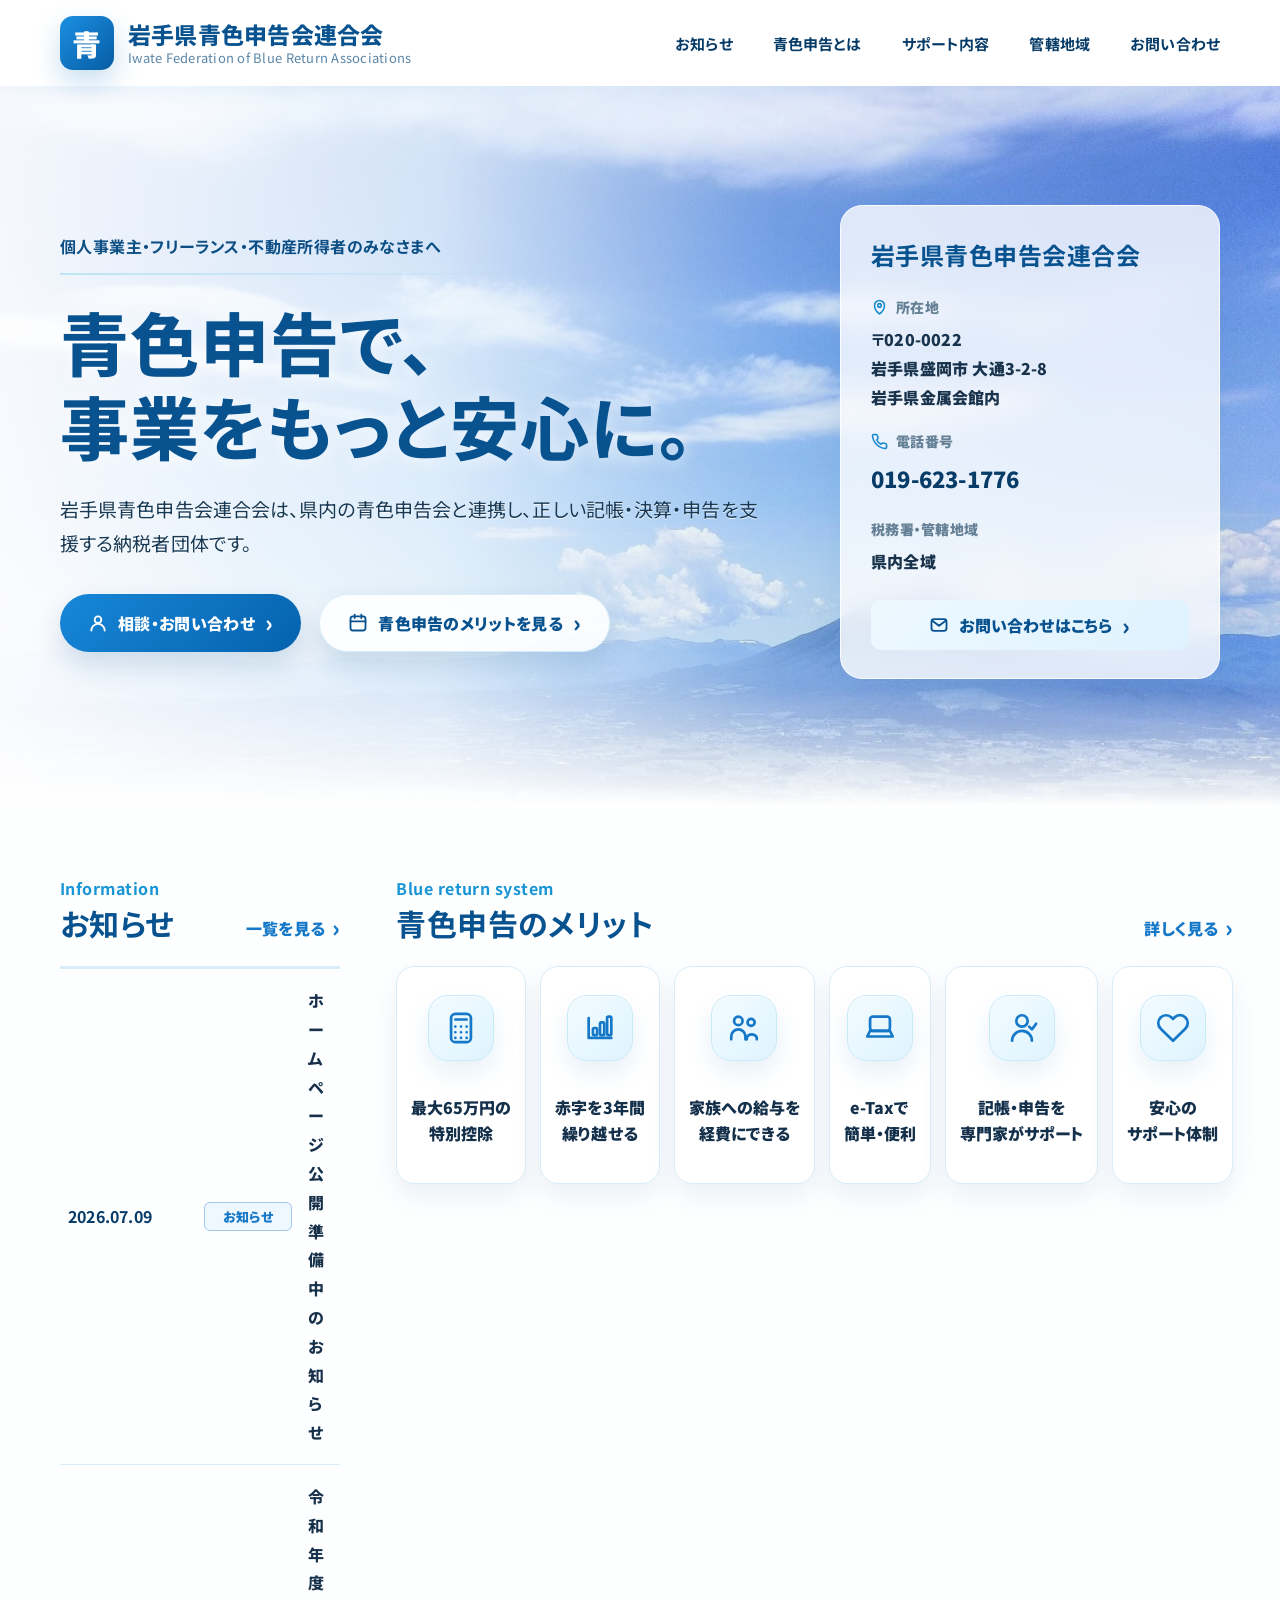
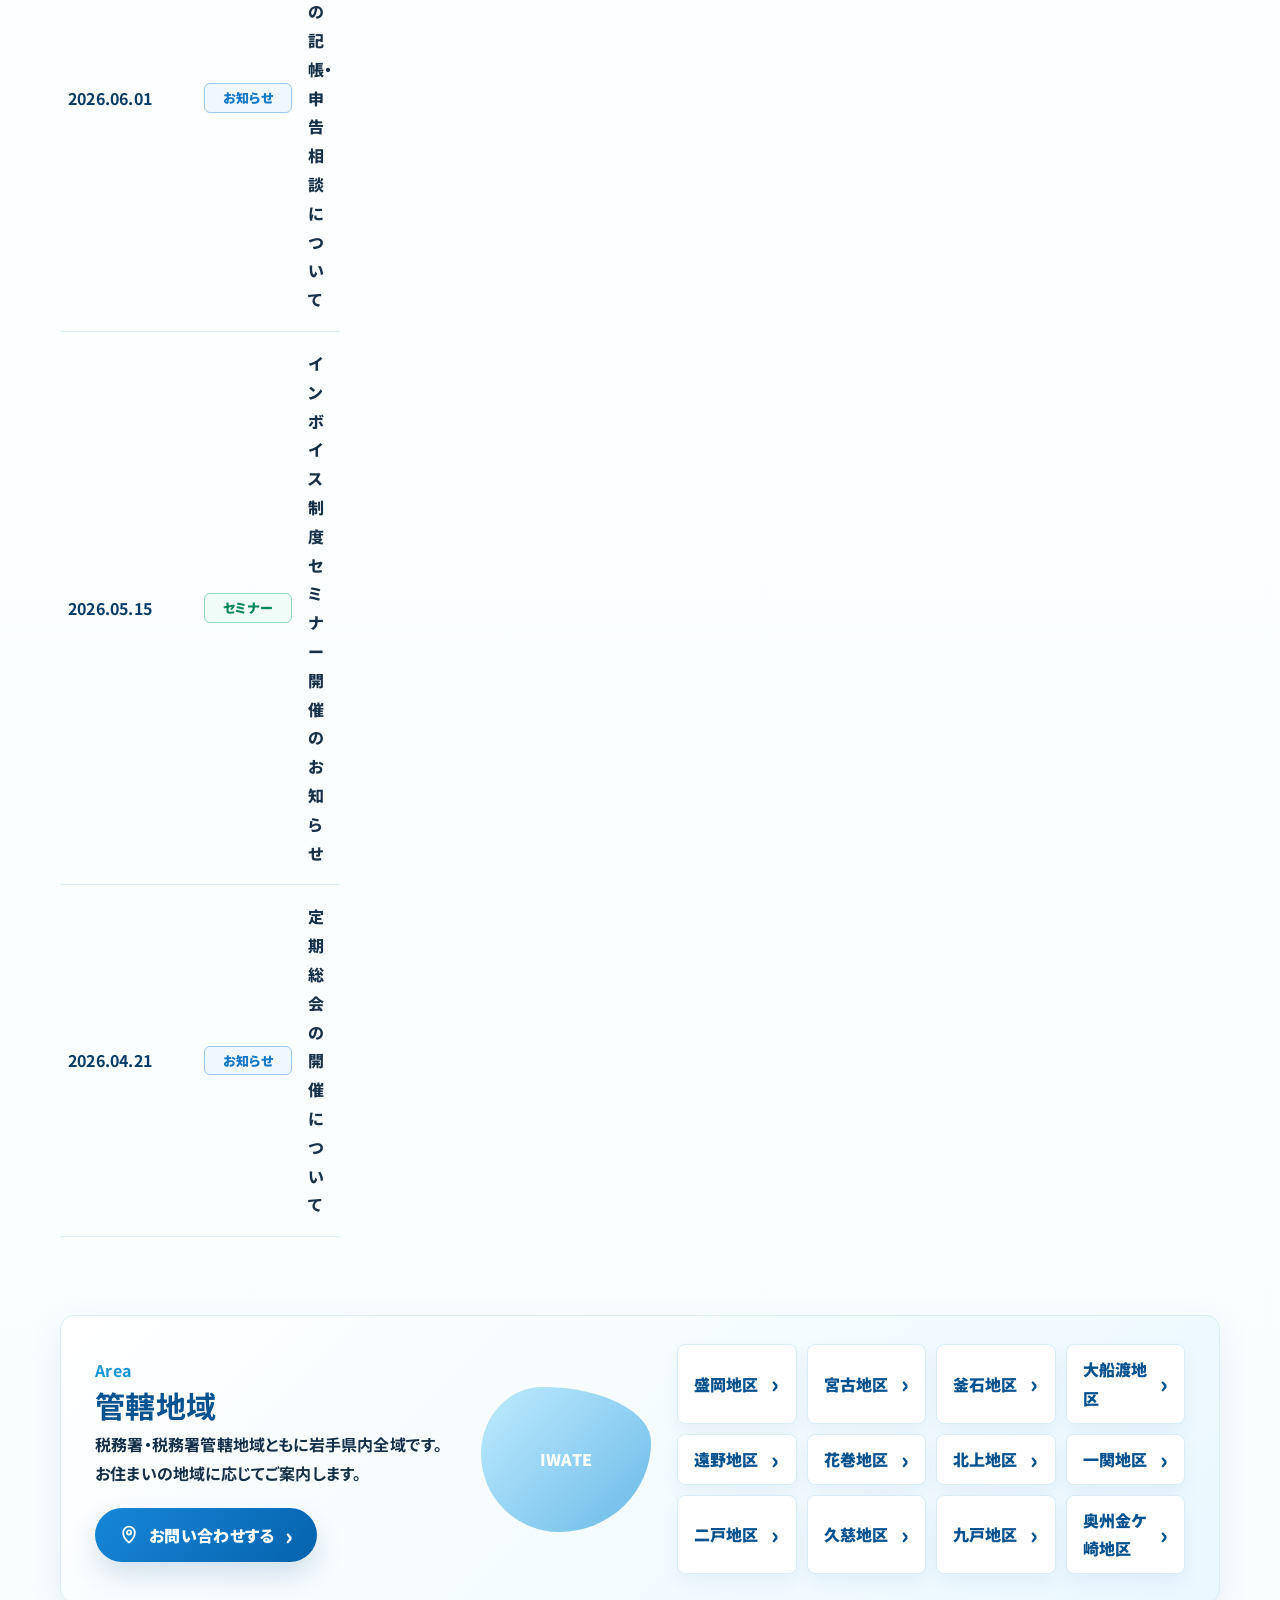
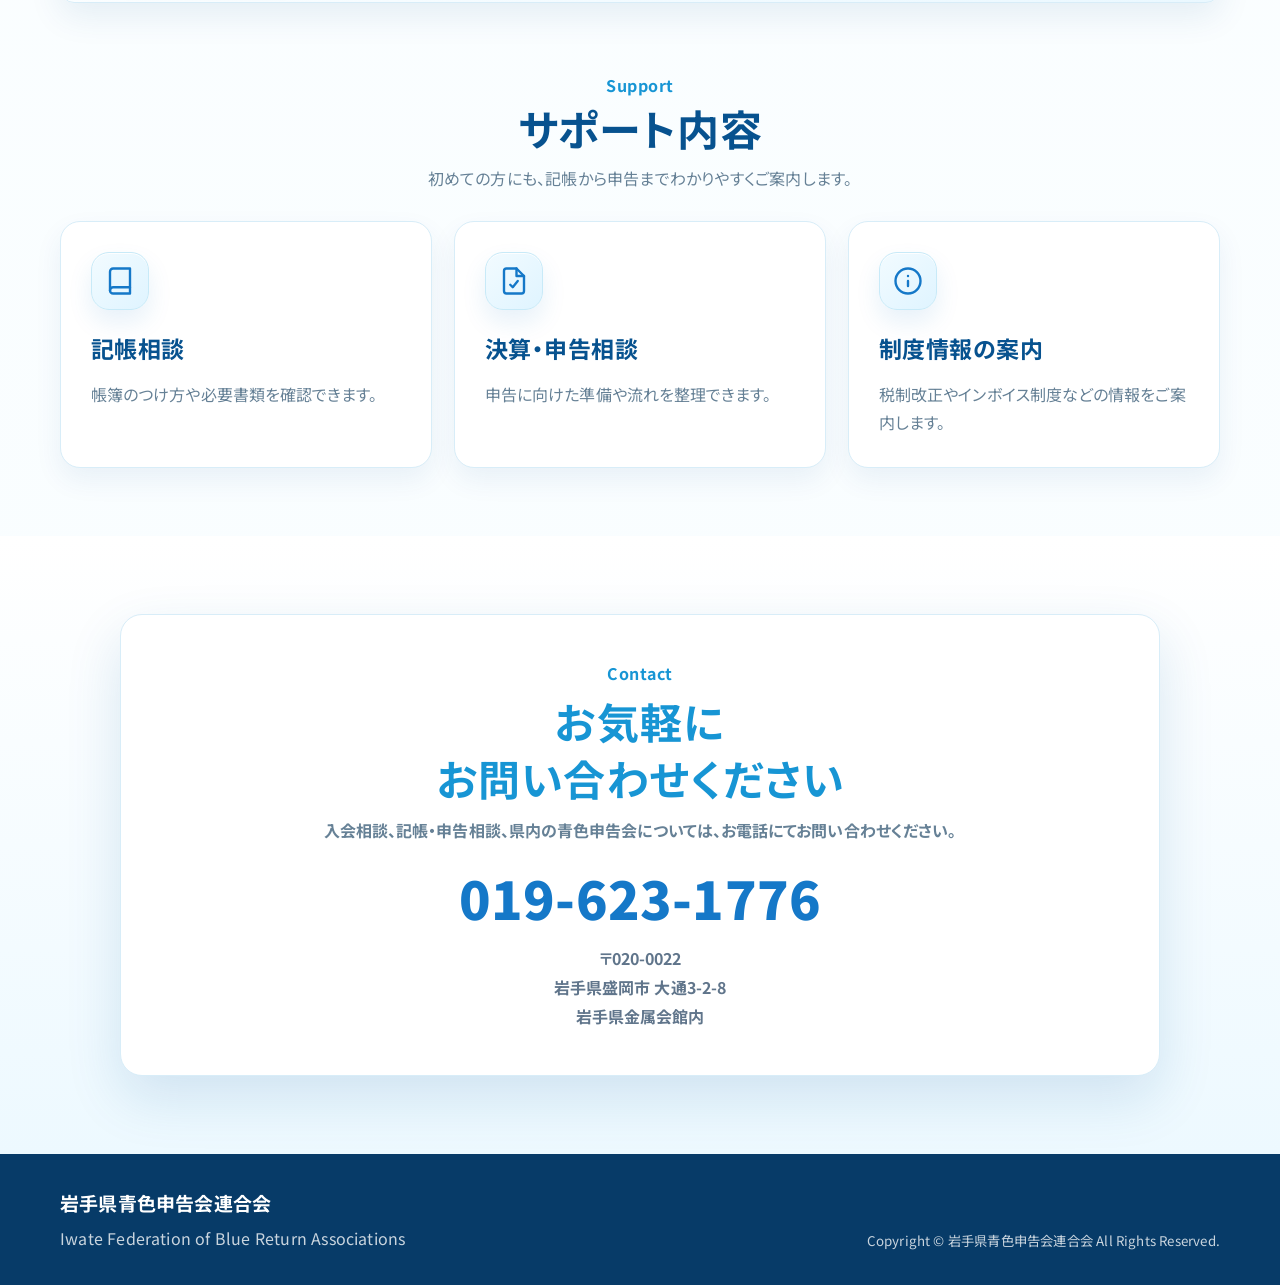
<file: index.html>
<!doctype html>
<html lang="ja">
<head>
  <meta charset="utf-8">
  <meta name="viewport" content="width=device-width, initial-scale=1">
  <title>岩手県青色申告会連合会｜記帳・決算・申告を地域でサポート</title>
  <meta name="description" content="岩手県青色申告会連合会は、岩手県内の個人事業主・フリーランス・不動産所得者の皆さまの記帳、決算、青色申告をサポートします。">
  <link rel="preconnect" href="https://fonts.googleapis.com">
  <link rel="preconnect" href="https://fonts.gstatic.com" crossorigin>
  <link href="https://fonts.googleapis.com/css2?family=Noto+Sans+JP:wght@300;400;500;700;800&display=swap" rel="stylesheet">
  <link rel="stylesheet" href="assets/css/style.css">
</head>
<body>
  <svg class="svg-sprite" aria-hidden="true" focusable="false">
    <symbol id="icon-user" viewBox="0 0 24 24"><path d="M20 21a8 8 0 0 0-16 0"/><circle cx="12" cy="8" r="4"/></symbol>
    <symbol id="icon-calendar" viewBox="0 0 24 24"><rect x="3" y="4" width="18" height="17" rx="3"/><path d="M8 2v4M16 2v4M3 10h18"/></symbol>
    <symbol id="icon-mail" viewBox="0 0 24 24"><rect x="3" y="5" width="18" height="14" rx="3"/><path d="m4 7 8 6 8-6"/></symbol>
    <symbol id="icon-map-pin" viewBox="0 0 24 24"><path d="M12 21s7-5.2 7-12a7 7 0 1 0-14 0c0 6.8 7 12 7 12Z"/><circle cx="12" cy="9" r="2.5"/></symbol>
    <symbol id="icon-phone" viewBox="0 0 24 24"><path d="M22 16.9v3a2 2 0 0 1-2.2 2 19.8 19.8 0 0 1-8.6-3.1 19.5 19.5 0 0 1-6-6A19.8 19.8 0 0 1 2.1 4.2 2 2 0 0 1 4.1 2h3a2 2 0 0 1 2 1.7c.1 1 .4 1.9.7 2.8a2 2 0 0 1-.5 2.1L8.1 9.9a16 16 0 0 0 6 6l1.3-1.2a2 2 0 0 1 2.1-.5c.9.3 1.8.6 2.8.7a2 2 0 0 1 1.7 2Z"/></symbol>
    <symbol id="icon-calculator" viewBox="0 0 24 24"><rect x="5" y="2" width="14" height="20" rx="3"/><path d="M8 6h8M8 11h.01M12 11h.01M16 11h.01M8 15h.01M12 15h.01M16 15h.01M8 19h.01M12 19h.01M16 19h.01"/></symbol>
    <symbol id="icon-chart" viewBox="0 0 24 24"><path d="M4 19V5M4 19h16"/><rect x="7" y="12" width="3" height="5" rx="1"/><rect x="12" y="8" width="3" height="9" rx="1"/><rect x="17" y="4" width="3" height="13" rx="1"/></symbol>
    <symbol id="icon-family" viewBox="0 0 24 24"><circle cx="8" cy="7" r="3"/><circle cx="17" cy="8" r="2.5"/><path d="M3 20v-2a5 5 0 0 1 10 0v2M14 20v-1.4a4 4 0 0 1 7 0V20"/></symbol>
    <symbol id="icon-laptop" viewBox="0 0 24 24"><rect x="5" y="4" width="14" height="10" rx="2"/><path d="M3 18h18l-2-4H5l-2 4Z"/></symbol>
    <symbol id="icon-advisor" viewBox="0 0 24 24"><circle cx="12" cy="7" r="4"/><path d="M5 21a7 7 0 0 1 14 0"/><path d="M17 11l2 2 3-4"/></symbol>
    <symbol id="icon-heart" viewBox="0 0 24 24"><path d="M20.8 4.6a5.5 5.5 0 0 0-7.8 0L12 5.6l-1-1a5.5 5.5 0 0 0-7.8 7.8l1 1L12 21l7.8-7.6 1-1a5.5 5.5 0 0 0 0-7.8Z"/></symbol>
    <symbol id="icon-book" viewBox="0 0 24 24"><path d="M4 19.5A2.5 2.5 0 0 1 6.5 17H20"/><path d="M4 4.5A2.5 2.5 0 0 1 6.5 2H20v20H6.5A2.5 2.5 0 0 1 4 19.5v-15Z"/></symbol>
    <symbol id="icon-file-check" viewBox="0 0 24 24"><path d="M14 2H6a2 2 0 0 0-2 2v16a2 2 0 0 0 2 2h12a2 2 0 0 0 2-2V8Z"/><path d="M14 2v6h6M9 15l2 2 4-5"/></symbol>
    <symbol id="icon-info" viewBox="0 0 24 24"><circle cx="12" cy="12" r="10"/><path d="M12 16v-4M12 8h.01"/></symbol>
  </svg>
  <header class="site-header">
    <div class="wrap header-inner">
      <a class="brand" href="#top" aria-label="岩手県青色申告会連合会トップ">
        <span class="brand-mark">青</span>
        <span class="brand-text">
          <strong>岩手県青色申告会連合会</strong>
          <small>Iwate Federation of Blue Return Associations</small>
        </span>
      </a>
      <nav class="nav" aria-label="主要メニュー">
        <a href="#news">お知らせ</a>
        <a href="#blue">青色申告とは</a>
        <a href="#support">サポート内容</a>
        <a href="#area">管轄地域</a>
        <a href="#contact">お問い合わせ</a>
      </nav>
    </div>
  </header>

  <main id="top">
    <section class="hero">
      <div class="hero-overlay" aria-hidden="true"></div>
      <div class="wrap hero-inner">
        <div class="hero-copy">
          <p class="eyebrow">個人事業主・フリーランス・不動産所得者のみなさまへ</p>
          <h1>青色申告で、<br>事業をもっと安心に。</h1>
          <p class="lead">岩手県青色申告会連合会は、県内の青色申告会と連携し、正しい記帳・決算・申告を支援する納税者団体です。</p>
          <div class="hero-buttons">
            <a class="btn primary" href="#contact"><svg class="btn-icon"><use href="#icon-user"/></svg><span>相談・お問い合わせ</span></a>
            <a class="btn secondary" href="#blue"><svg class="btn-icon"><use href="#icon-calendar"/></svg><span>青色申告のメリットを見る</span></a>
          </div>
        </div>
        <aside class="contact-card" aria-label="連絡先情報">
          <h2>岩手県青色申告会連合会</h2>
          <dl>
            <dt><svg class="text-icon"><use href="#icon-map-pin"/></svg>所在地</dt>
            <dd>〒020-0022<br>岩手県盛岡市 大通3-2-8<br>岩手県金属会館内</dd>
            <dt><svg class="text-icon"><use href="#icon-phone"/></svg>電話番号</dt>
            <dd><a href="tel:0196231776">019-623-1776</a></dd>
            <dt>税務署・管轄地域</dt>
            <dd>県内全域</dd>
          </dl>
          <a class="card-link" href="#contact"><svg class="btn-icon"><use href="#icon-mail"/></svg>お問い合わせはこちら</a>
        </aside>
      </div>
    </section>

    <section id="news" class="section top-block wrap">
      <div class="news-area">
        <div class="section-head compact">
          <div>
            <span>Information</span>
            <h2>お知らせ</h2>
          </div>
          <a class="more" href="#">一覧を見る</a>
        </div>
        <div class="news-list">
          <article><time datetime="2026-07-09">2026.07.09</time><em>お知らせ</em><a href="#">ホームページ公開準備中のお知らせ</a></article>
          <article><time datetime="2026-06-01">2026.06.01</time><em>お知らせ</em><a href="#">令和年度の記帳・申告相談について</a></article>
          <article><time datetime="2026-05-15">2026.05.15</time><em class="green">セミナー</em><a href="#">インボイス制度セミナー開催のお知らせ</a></article>
          <article><time datetime="2026-04-21">2026.04.21</time><em>お知らせ</em><a href="#">定期総会の開催について</a></article>
        </div>
      </div>

      <div id="blue" class="benefits-area">
        <div class="section-head compact">
          <div>
            <span>Blue return system</span>
            <h2>青色申告のメリット</h2>
          </div>
          <a class="more" href="#">詳しく見る</a>
        </div>
        <div class="benefit-grid">
          <article><span class="icon-box"><svg><use href="#icon-calculator"/></svg></span><p><span>最大65万円の</span><span>特別控除</span></p></article>
          <article><span class="icon-box"><svg><use href="#icon-chart"/></svg></span><p><span>赤字を3年間</span><span>繰り越せる</span></p></article>
          <article><span class="icon-box"><svg><use href="#icon-family"/></svg></span><p><span>家族への給与を</span><span>経費にできる</span></p></article>
          <article><span class="icon-box"><svg><use href="#icon-laptop"/></svg></span><p><span>e-Taxで</span><span>簡単・便利</span></p></article>
          <article><span class="icon-box"><svg><use href="#icon-advisor"/></svg></span><p><span>記帳・申告を</span><span>専門家がサポート</span></p></article>
          <article><span class="icon-box"><svg><use href="#icon-heart"/></svg></span><p><span>安心の</span><span>サポート体制</span></p></article>
        </div>
      </div>
    </section>

    <section id="area" class="area-panel wrap">
      <div class="area-copy">
        <span>Area</span>
        <h2>管轄地域</h2>
        <p>税務署・税務署管轄地域ともに岩手県内全域です。お住まいの地域に応じてご案内します。</p>
        <a class="btn primary small" href="#contact"><svg class="btn-icon"><use href="#icon-map-pin"/></svg>お問い合わせする</a>
      </div>
      <div class="map-shape" aria-hidden="true">IWATE</div>
      <div class="area-buttons">
        <a href="#contact">盛岡地区</a><a href="#contact">宮古地区</a><a href="#contact">釜石地区</a><a href="#contact">大船渡地区</a>
        <a href="#contact">遠野地区</a><a href="#contact">花巻地区</a><a href="#contact">北上地区</a><a href="#contact">一関地区</a>
        <a href="#contact">二戸地区</a><a href="#contact">久慈地区</a><a href="#contact">九戸地区</a><a href="#contact">奥州金ケ崎地区</a>
      </div>
    </section>

    <section id="support" class="section support wrap">
      <div class="section-head center">
        <span>Support</span>
        <h2>サポート内容</h2>
        <p>初めての方にも、記帳から申告までわかりやすくご案内します。</p>
      </div>
      <div class="support-grid">
        <article><span class="support-icon"><svg><use href="#icon-book"/></svg></span><h3>記帳相談</h3><p>帳簿のつけ方や必要書類を確認できます。</p></article>
        <article><span class="support-icon"><svg><use href="#icon-file-check"/></svg></span><h3>決算・申告相談</h3><p>申告に向けた準備や流れを整理できます。</p></article>
        <article><span class="support-icon"><svg><use href="#icon-info"/></svg></span><h3>制度情報の案内</h3><p>税制改正やインボイス制度などの情報をご案内します。</p></article>
      </div>
    </section>

    <section id="contact" class="contact">
      <div class="wrap contact-inner">
        <span>Contact</span>
        <h2 class="contact-title"><span>お気軽に</span><br><span>お問い合わせください</span></h2>
        <p>入会相談、記帳・申告相談、県内の青色申告会については、お電話にてお問い合わせください。</p>
        <a class="phone" href="tel:0196231776">019-623-1776</a>
        <address>〒020-0022<br>岩手県盛岡市 大通3-2-8<br>岩手県金属会館内</address>
      </div>
    </section>
  </main>

  <footer class="footer">
    <div class="wrap footer-inner">
      <div><strong>岩手県青色申告会連合会</strong><p>Iwate Federation of Blue Return Associations</p></div>
      <small>Copyright © 岩手県青色申告会連合会 All Rights Reserved.</small>
    </div>
  </footer>
</body>
</html>
</file>
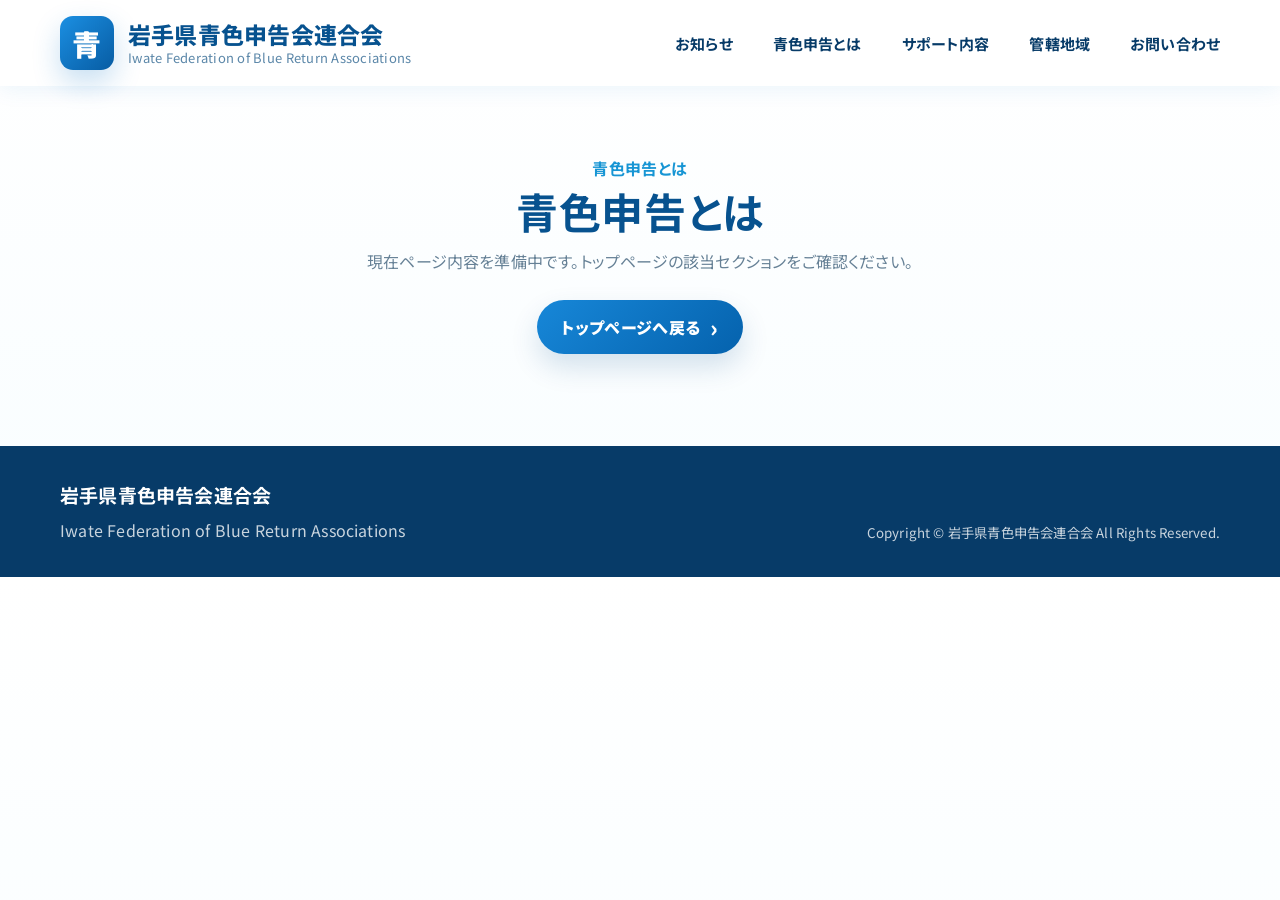
<file: about/index.html>
<!doctype html>
<html lang="ja"><head><meta charset="utf-8"><meta name="viewport" content="width=device-width, initial-scale=1"><title>青色申告とは｜岩手県青色申告会連合会</title><link rel="preconnect" href="https://fonts.googleapis.com"><link rel="preconnect" href="https://fonts.gstatic.com" crossorigin><link href="https://fonts.googleapis.com/css2?family=Noto+Sans+JP:wght@300;400;500;700;800&display=swap" rel="stylesheet"><link rel="stylesheet" href="../assets/css/style.css"></head><body><header class="site-header"><div class="wrap header-inner"><a class="brand" href="../"><span class="brand-mark">青</span><span class="brand-text"><strong>岩手県青色申告会連合会</strong><small>Iwate Federation of Blue Return Associations</small></span></a><nav class="nav"><a href="../#news">お知らせ</a><a href="../#blue">青色申告とは</a><a href="../#support">サポート内容</a><a href="../#area">管轄地域</a><a href="../#contact">お問い合わせ</a></nav></div></header><main><section class="section wrap"><div class="section-head center"><span>青色申告とは</span><h2>青色申告とは</h2><p>現在ページ内容を準備中です。トップページの該当セクションをご確認ください。</p><p style="margin-top:24px"><a class="btn primary small" href="../">トップページへ戻る</a></p></div></section></main><footer class="footer"><div class="wrap footer-inner"><div><strong>岩手県青色申告会連合会</strong><p>Iwate Federation of Blue Return Associations</p></div><small>Copyright © 岩手県青色申告会連合会 All Rights Reserved.</small></div></footer></body></html>
</file>
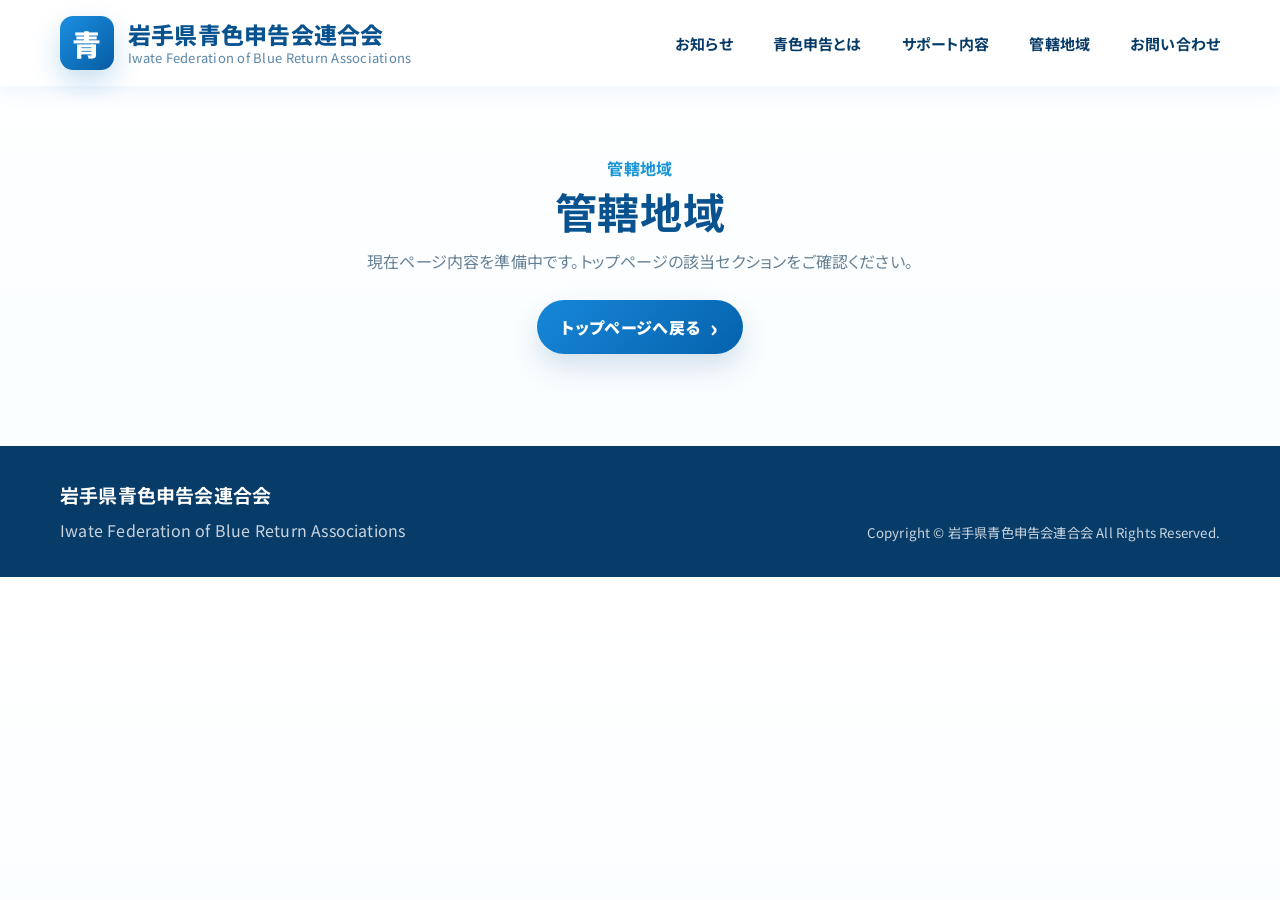
<file: area/index.html>
<!doctype html>
<html lang="ja"><head><meta charset="utf-8"><meta name="viewport" content="width=device-width, initial-scale=1"><title>管轄地域｜岩手県青色申告会連合会</title><link rel="preconnect" href="https://fonts.googleapis.com"><link rel="preconnect" href="https://fonts.gstatic.com" crossorigin><link href="https://fonts.googleapis.com/css2?family=Noto+Sans+JP:wght@300;400;500;700;800&display=swap" rel="stylesheet"><link rel="stylesheet" href="../assets/css/style.css"></head><body><header class="site-header"><div class="wrap header-inner"><a class="brand" href="../"><span class="brand-mark">青</span><span class="brand-text"><strong>岩手県青色申告会連合会</strong><small>Iwate Federation of Blue Return Associations</small></span></a><nav class="nav"><a href="../#news">お知らせ</a><a href="../#blue">青色申告とは</a><a href="../#support">サポート内容</a><a href="../#area">管轄地域</a><a href="../#contact">お問い合わせ</a></nav></div></header><main><section class="section wrap"><div class="section-head center"><span>管轄地域</span><h2>管轄地域</h2><p>現在ページ内容を準備中です。トップページの該当セクションをご確認ください。</p><p style="margin-top:24px"><a class="btn primary small" href="../">トップページへ戻る</a></p></div></section></main><footer class="footer"><div class="wrap footer-inner"><div><strong>岩手県青色申告会連合会</strong><p>Iwate Federation of Blue Return Associations</p></div><small>Copyright © 岩手県青色申告会連合会 All Rights Reserved.</small></div></footer></body></html>
</file>
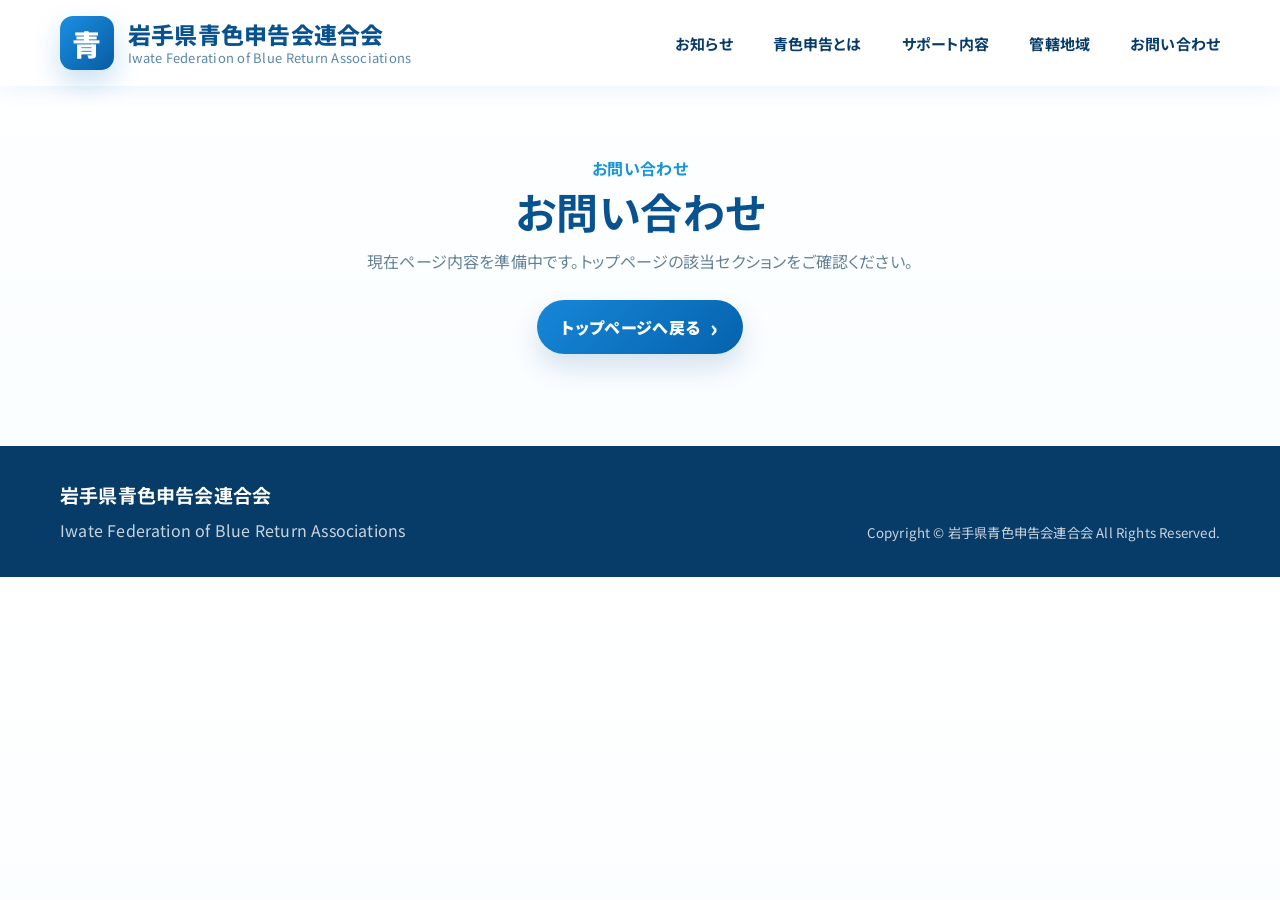
<file: contact/index.html>
<!doctype html>
<html lang="ja"><head><meta charset="utf-8"><meta name="viewport" content="width=device-width, initial-scale=1"><title>お問い合わせ｜岩手県青色申告会連合会</title><link rel="preconnect" href="https://fonts.googleapis.com"><link rel="preconnect" href="https://fonts.gstatic.com" crossorigin><link href="https://fonts.googleapis.com/css2?family=Noto+Sans+JP:wght@300;400;500;700;800&display=swap" rel="stylesheet"><link rel="stylesheet" href="../assets/css/style.css"></head><body><header class="site-header"><div class="wrap header-inner"><a class="brand" href="../"><span class="brand-mark">青</span><span class="brand-text"><strong>岩手県青色申告会連合会</strong><small>Iwate Federation of Blue Return Associations</small></span></a><nav class="nav"><a href="../#news">お知らせ</a><a href="../#blue">青色申告とは</a><a href="../#support">サポート内容</a><a href="../#area">管轄地域</a><a href="../#contact">お問い合わせ</a></nav></div></header><main><section class="section wrap"><div class="section-head center"><span>お問い合わせ</span><h2>お問い合わせ</h2><p>現在ページ内容を準備中です。トップページの該当セクションをご確認ください。</p><p style="margin-top:24px"><a class="btn primary small" href="../">トップページへ戻る</a></p></div></section></main><footer class="footer"><div class="wrap footer-inner"><div><strong>岩手県青色申告会連合会</strong><p>Iwate Federation of Blue Return Associations</p></div><small>Copyright © 岩手県青色申告会連合会 All Rights Reserved.</small></div></footer></body></html>
</file>
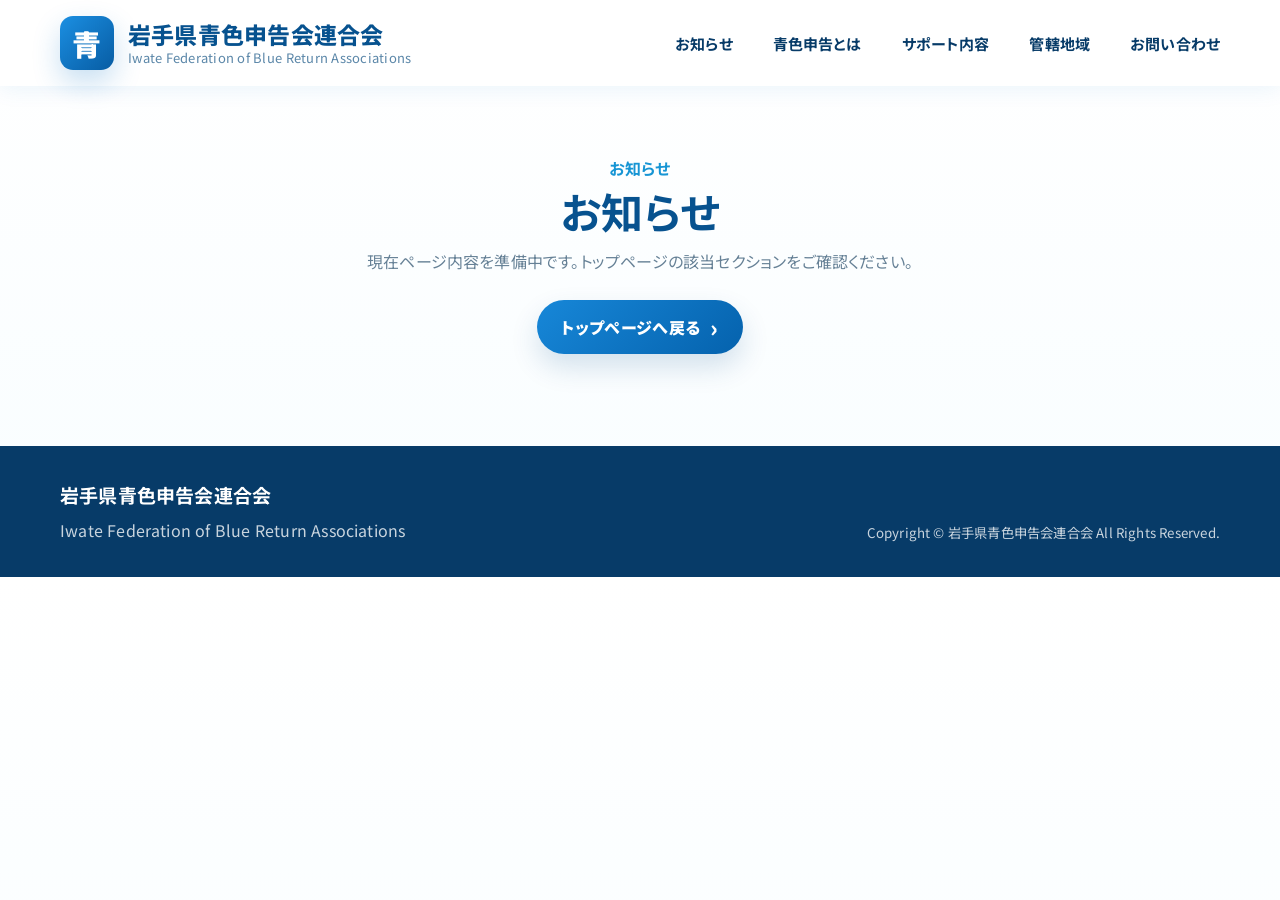
<file: news/index.html>
<!doctype html>
<html lang="ja"><head><meta charset="utf-8"><meta name="viewport" content="width=device-width, initial-scale=1"><title>お知らせ｜岩手県青色申告会連合会</title><link rel="preconnect" href="https://fonts.googleapis.com"><link rel="preconnect" href="https://fonts.gstatic.com" crossorigin><link href="https://fonts.googleapis.com/css2?family=Noto+Sans+JP:wght@300;400;500;700;800&display=swap" rel="stylesheet"><link rel="stylesheet" href="../assets/css/style.css"></head><body><header class="site-header"><div class="wrap header-inner"><a class="brand" href="../"><span class="brand-mark">青</span><span class="brand-text"><strong>岩手県青色申告会連合会</strong><small>Iwate Federation of Blue Return Associations</small></span></a><nav class="nav"><a href="../#news">お知らせ</a><a href="../#blue">青色申告とは</a><a href="../#support">サポート内容</a><a href="../#area">管轄地域</a><a href="../#contact">お問い合わせ</a></nav></div></header><main><section class="section wrap"><div class="section-head center"><span>お知らせ</span><h2>お知らせ</h2><p>現在ページ内容を準備中です。トップページの該当セクションをご確認ください。</p><p style="margin-top:24px"><a class="btn primary small" href="../">トップページへ戻る</a></p></div></section></main><footer class="footer"><div class="wrap footer-inner"><div><strong>岩手県青色申告会連合会</strong><p>Iwate Federation of Blue Return Associations</p></div><small>Copyright © 岩手県青色申告会連合会 All Rights Reserved.</small></div></footer></body></html>
</file>
<file: assets/css/style.css>
:root{
  --blue:#1578c8;
  --deep:#07528f;
  --navy:#073b68;
  --sky:#edf9ff;
  --aqua:#62c6e8;
  --orange:#f7a928;
  --green:#2fbf8f;
  --text:#14304a;
  --muted:#668196;
  --line:#d8edf8;
  --white:#fff;
  --shadow:0 22px 55px rgba(13,93,154,.14);
}
*{box-sizing:border-box}
html{scroll-behavior:smooth}
body{margin:0;color:var(--text);font-family:"Noto Sans JP","Hiragino Sans","Yu Gothic",Meiryo,sans-serif;line-height:1.8;letter-spacing:.012em;font-feature-settings:"palt" 1;background:linear-gradient(180deg,#ffffff 0%,#f8fdff 100%)}
a{text-decoration:none;color:inherit}
.wrap{width:min(1540px,calc(100% - 120px));margin:auto}
.site-header{position:sticky;top:0;z-index:50;background:rgba(255,255,255,.96);backdrop-filter:blur(14px);box-shadow:0 2px 22px rgba(21,120,200,.09)}
.header-inner{height:86px;display:flex;align-items:center;gap:36px}
.brand{display:flex;align-items:center;gap:14px;margin-right:auto}
.brand-mark{width:54px;height:54px;border-radius:13px;display:grid;place-items:center;background:linear-gradient(135deg,#1b8fe2,#075ca3);color:#fff;font-size:29px;font-weight:900;box-shadow:0 12px 28px rgba(21,120,200,.24)}
.brand strong{display:block;color:var(--deep);font-size:23px;line-height:1.18;letter-spacing:.01em;font-weight:800}
.brand small{display:block;color:#5a86a8;font-size:13px;margin-top:2px;line-height:1.2;letter-spacing:.02em}
.nav{display:flex;align-items:center;gap:40px;color:var(--navy);font-weight:700;font-size:15px;letter-spacing:.01em}
.nav a{position:relative;white-space:nowrap}.nav a:after{content:"";position:absolute;left:0;right:0;bottom:-10px;height:3px;background:var(--orange);transform:scaleX(0);transition:.25s}.nav a:hover:after{transform:scaleX(1)}
.hero{position:relative;min-height:720px;overflow:hidden;background:#eaf7ff url("../images/hero-iwatesan.jpg") center center/cover no-repeat}
.hero:before{content:"";position:absolute;inset:0;background:linear-gradient(180deg,rgba(255,255,255,.04),rgba(5,74,126,.14))}
.hero-overlay{position:absolute;inset:0;background:linear-gradient(90deg,rgba(255,255,255,.94) 0%,rgba(242,251,255,.82) 34%,rgba(225,246,255,.34) 61%,rgba(255,255,255,.05) 100%)}
.hero-inner{position:relative;display:grid;grid-template-columns:minmax(520px,1fr) 380px;gap:76px;align-items:center;min-height:720px;padding:78px 0 86px}
.eyebrow{display:inline-block;margin:0 0 24px;color:#0d4f84;font-weight:700;font-size:16px;letter-spacing:.025em}.eyebrow:after{content:"";display:block;width:460px;max-width:100%;height:2px;background:linear-gradient(90deg,var(--aqua),transparent);margin-top:12px;opacity:.35}
.hero h1{margin:0;color:var(--deep);font-size:clamp(48px,5.4vw,76px);line-height:1.22;letter-spacing:.015em;font-weight:800;text-shadow:0 3px 18px rgba(255,255,255,.72)}
.lead{margin:24px 0 0;max-width:700px;font-size:19px;font-weight:400;color:#183954;text-shadow:0 1px 0 rgba(255,255,255,.8);letter-spacing:.005em}
.hero-buttons{display:flex;flex-wrap:wrap;gap:18px;margin-top:34px}.btn{display:inline-flex;align-items:center;justify-content:center;gap:10px;min-height:58px;border-radius:999px;font-weight:900;letter-spacing:.02em;padding:0 28px;box-shadow:0 13px 28px rgba(0,73,135,.16)}.btn:after,.card-link:after,.more:after,.area-buttons a:after{content:"›";font-size:23px;line-height:1}.primary{background:linear-gradient(135deg,#1787d8,#0562ad);color:#fff}.secondary{background:rgba(255,255,255,.88);color:var(--deep);border:1px solid var(--line)}.small{min-height:54px;padding:0 24px}
.contact-card{background:rgba(255,255,255,.78);backdrop-filter:blur(14px);border:1px solid rgba(255,255,255,.8);border-radius:22px;padding:32px 30px 28px;box-shadow:var(--shadow)}.contact-card h2{margin:0 0 22px;color:var(--deep);font-size:24px;line-height:1.45;letter-spacing:.02em}.contact-card dl{margin:0}.contact-card dt{font-size:14px;color:var(--muted);font-weight:900;margin-top:18px;display:flex;align-items:center;gap:8px;letter-spacing:.02em}.contact-card dd{margin:5px 0 0;font-weight:900;color:#18334b;letter-spacing:.012em}.contact-card a[href^="tel"]{font-size:22px;color:var(--navy)}.card-link{display:flex;align-items:center;justify-content:center;gap:10px;margin-top:24px;background:linear-gradient(135deg,#edf9ff,#dff2ff);color:var(--deep);font-weight:900;border-radius:10px;min-height:50px}
.section{padding:68px 0}.top-block{display:grid;grid-template-columns:.95fr 1.45fr;gap:56px;align-items:start}.section-head{display:flex;align-items:flex-end;justify-content:space-between;gap:20px;margin-bottom:24px}.section-head.center{display:block;text-align:center}.section-head span,.area-copy span,.contact span{display:block;color:#1795d4;font-weight:700;letter-spacing:.03em}.section-head h2,.area-copy h2{margin:2px 0 0;color:var(--deep);font-size:30px;line-height:1.25;letter-spacing:.02em}.section-head.center h2{font-size:42px}.section-head p{margin:10px 0 0;color:var(--muted)}.more{display:inline-flex;align-items:center;gap:7px;color:var(--blue);font-weight:900;white-space:nowrap}
.news-list{border-top:3px solid var(--line)}.news-list article{display:grid;grid-template-columns:120px 88px 1fr;gap:16px;align-items:center;padding:17px 8px;border-bottom:1px solid var(--line)}.news-list time{font-weight:700;color:var(--navy)}.news-list em{font-style:normal;text-align:center;border:1px solid #9fc8ef;background:#eff7ff;color:var(--blue);border-radius:6px;font-size:13px;font-weight:900;padding:2px 8px}.news-list em.green{color:#07865c;border-color:#91d9bf;background:#effcf7}.news-list a{font-weight:800;color:#17314b}
.benefit-grid{display:grid;grid-template-columns:repeat(6,1fr);gap:14px;align-items:stretch}
.benefit-grid article{min-height:216px;background:#fff;border:1px solid var(--line);border-radius:18px;padding:28px 14px 24px;text-align:center;box-shadow:0 12px 28px rgba(0,73,135,.08);display:flex;flex-direction:column;align-items:center;justify-content:flex-start}
.benefit-grid p{min-height:76px;width:100%;margin:0;color:#14304b;font-weight:900;font-size:16px;line-height:1.62;letter-spacing:.002em;display:flex;flex-direction:column;align-items:center;justify-content:center;text-align:center;word-break:keep-all;line-break:strict}
.benefit-grid p span{display:block;white-space:nowrap}
.area-panel{margin-top:10px;background:linear-gradient(135deg,#ffffff,#eaf8ff);border:1px solid var(--line);border-radius:14px;padding:28px 34px;display:grid;grid-template-columns:360px 170px 1fr;gap:26px;align-items:center;box-shadow:0 13px 34px rgba(0,73,135,.09)}.area-copy h2{font-size:30px}.area-copy p{margin:6px 0 20px;font-weight:700}.map-shape{height:145px;display:grid;place-items:center;color:#fff;font-weight:900;letter-spacing:.02em;border-radius:36% 64% 54% 46%/46% 38% 62% 54%;background:linear-gradient(135deg,#b9eaff,#5cb3e6);opacity:.9}.area-buttons{display:grid;grid-template-columns:repeat(4,1fr);gap:10px}.area-buttons a{background:#fff;border:1px solid var(--line);border-radius:8px;color:var(--deep);font-weight:900;padding:10px 16px;display:flex;align-items:center;justify-content:space-between;box-shadow:0 8px 18px rgba(0,73,135,.06)}
.support-grid{display:grid;grid-template-columns:repeat(3,1fr);gap:22px;margin-top:28px}.support-grid article{border:1px solid var(--line);border-radius:20px;padding:30px;background:#fff;box-shadow:0 12px 28px rgba(0,73,135,.07)}.support-grid h3{margin:18px 0 10px;color:var(--deep);font-size:23px;letter-spacing:.02em}.support-grid p{margin:0;color:var(--muted)}
.contact{padding:78px 0;background:linear-gradient(180deg,#ffffff,#edf9ff)}.contact-inner{text-align:center;background:#fff;border:1px solid var(--line);border-radius:22px;padding:44px 24px;box-shadow:var(--shadow)}.contact h2{margin:5px 0 10px;color:var(--deep);font-size:42px}.contact p{margin:0 auto 14px;max-width:760px;color:var(--muted);font-weight:700}.phone{display:inline-block;color:var(--blue);font-size:52px;font-weight:900;line-height:1.1;margin:10px 0 18px}.contact address{font-style:normal;color:#60758b;font-weight:700}.footer{background:var(--navy);color:#fff;padding:32px 0}.footer-inner{display:flex;align-items:flex-end;justify-content:space-between;gap:24px}.footer strong{font-size:19px}.footer p{margin:4px 0 0;opacity:.78}.footer small{opacity:.78}

.svg-sprite{position:absolute;width:0;height:0;overflow:hidden}
.btn-icon{width:20px;height:20px;stroke:currentColor;stroke-width:2.2;fill:none;stroke-linecap:round;stroke-linejoin:round;flex:0 0 auto}
.text-icon{width:17px;height:17px;stroke:currentColor;stroke-width:2.2;fill:none;stroke-linecap:round;stroke-linejoin:round;flex:0 0 auto;color:#1687d1}
.icon-box,.support-icon{display:grid;place-items:center;background:linear-gradient(135deg,#f2fbff,#dff4ff);border:1px solid #c8eaf8;color:var(--blue);box-shadow:inset 0 1px 0 rgba(255,255,255,.9),0 12px 24px rgba(21,120,200,.1)}
.icon-box{width:66px;height:66px;border-radius:20px;margin:0 0 22px;flex:0 0 66px}
.icon-box svg{width:34px;height:34px;stroke:currentColor;stroke-width:1.9;fill:none;stroke-linecap:round;stroke-linejoin:round;display:block}
.support-icon{width:58px;height:58px;border-radius:18px}
.support-icon svg{width:30px;height:30px;stroke:currentColor;stroke-width:1.9;fill:none;stroke-linecap:round;stroke-linejoin:round}
.section-head h2,.area-copy h2,.contact h2{letter-spacing:.015em}
.news-list a,.area-buttons a,.support-grid p,.contact p,.contact address{letter-spacing:.005em}
@media(max-width:1100px){.wrap{width:min(100% - 44px,1540px)}.nav{display:none}.hero-inner,.top-block,.area-panel{grid-template-columns:1fr}.contact-card{max-width:520px}.benefit-grid{grid-template-columns:repeat(3,1fr)}.area-buttons{grid-template-columns:repeat(2,1fr)}.map-shape{display:none}}
@media(max-width:680px){.benefit-grid article{min-height:190px}.benefit-grid p{min-height:auto;font-size:17px}.wrap{width:min(100% - 28px,1540px)}.header-inner{height:auto;padding:14px 0}.brand-mark{width:46px;height:46px;font-size:24px}.brand strong{font-size:17px}.brand small{font-size:10px}.hero{min-height:auto;background-position:center top}.hero-inner{grid-template-columns:1fr;min-height:auto;padding:52px 0}.hero-overlay{background:rgba(255,255,255,.78)}.hero h1{font-size:38px}.lead{font-size:16px}.btn{width:100%}.contact-card{padding:24px}.top-block{gap:34px}.news-list article{grid-template-columns:1fr;gap:5px}.benefit-grid,.support-grid,.area-buttons{grid-template-columns:1fr}.area-panel{padding:22px}.contact h2,.section-head.center h2{font-size:30px}.phone{font-size:36px}.footer-inner{flex-direction:column;align-items:flex-start}}


/* Refresh details */
.hero-copy{animation:fadeUp .7s ease both}
.contact-card{animation:fadeUp .8s ease .08s both}
@keyframes fadeUp{from{opacity:0;transform:translateY(18px)}to{opacity:1;transform:none}}
.btn,.benefit-grid article,.support-grid article,.area-buttons a{transition:transform .25s ease,box-shadow .25s ease,border-color .25s ease}
.btn:hover,.benefit-grid article:hover,.support-grid article:hover,.area-buttons a:hover{transform:translateY(-3px);box-shadow:0 18px 34px rgba(21,120,200,.15);border-color:#b8e2f8}
.hero:after{content:"";position:absolute;left:0;right:0;bottom:0;height:120px;background:linear-gradient(180deg,rgba(255,255,255,0),#fff);pointer-events:none}


/* Ver2 stable fixes: keep current design, improve contact heading and cache consistency */
.contact-inner{width:min(1040px,calc(100% - 44px));}
.contact h2{
  display:block;
  width:100%;
  max-width:none;
  text-align:center;
  white-space:nowrap;
  word-break:keep-all;
  overflow-wrap:normal;
  line-height:1.35;
}
@media(max-width:680px){
  .contact-inner{width:min(100% - 28px,1540px);}
  .contact h2{
    white-space:normal;
    font-size:30px;
    line-height:1.45;
  }
}

/* Ver2.1 mobile layout fixes: prevent horizontal clipping on smartphones */
html, body{
  max-width:100%;
  overflow-x:hidden;
}
img, svg{
  max-width:100%;
}

@media(max-width:680px){
  .wrap{
    width:calc(100% - 28px);
    max-width:100%;
  }

  .site-header{
    position:relative;
  }

  .header-inner{
    width:100%;
    padding:16px 14px;
    gap:12px;
  }

  .brand{
    min-width:0;
    width:100%;
    gap:12px;
  }

  .brand-mark{
    width:54px;
    height:54px;
    flex:0 0 54px;
    font-size:28px;
  }

  .brand-text{
    min-width:0;
    display:block;
  }

  .brand strong{
    font-size:20px;
    line-height:1.25;
    white-space:normal;
    word-break:keep-all;
  }

  .brand small{
    font-size:12px;
    line-height:1.35;
    white-space:normal;
  }

  .hero{
    background-position:center top;
  }

  .hero-overlay{
    background:linear-gradient(90deg,rgba(255,255,255,.9) 0%,rgba(255,255,255,.72) 58%,rgba(255,255,255,.36) 100%);
  }

  .hero-inner{
    width:100%;
    padding:48px 14px 54px;
    gap:30px;
  }

  .hero-copy,
  .contact-card{
    min-width:0;
    width:100%;
  }

  .eyebrow{
    display:block;
    max-width:100%;
    font-size:15px;
    line-height:1.7;
    white-space:normal;
    word-break:keep-all;
    overflow-wrap:anywhere;
    margin-bottom:22px;
  }

  .eyebrow:after{
    width:100%;
  }

  .hero h1{
    font-size:clamp(34px,10vw,44px);
    line-height:1.22;
    letter-spacing:.005em;
    word-break:keep-all;
  }

  .lead{
    max-width:100%;
    font-size:16px;
    line-height:1.9;
    word-break:normal;
    overflow-wrap:anywhere;
  }

  .hero-buttons{
    display:grid;
    grid-template-columns:1fr;
    gap:16px;
    width:100%;
  }

  .btn{
    width:100%;
    max-width:100%;
    min-height:64px;
    padding:0 20px;
    justify-content:center;
    font-size:16px;
  }

  .contact-card{
    border-radius:22px;
    padding:28px 22px;
  }

  .contact-card h2{
    font-size:24px;
    line-height:1.45;
  }

  .contact-card dd,
  .contact-card dt{
    overflow-wrap:anywhere;
  }

  .section{
    padding:52px 0;
  }

  .section-head{
    align-items:flex-start;
  }

  .section-head h2,
  .area-copy h2{
    font-size:28px;
  }

  .benefit-grid article{
    width:100%;
  }

  .benefit-grid p span{
    white-space:normal;
  }

  .area-panel,
  .contact-inner{
    width:calc(100% - 28px);
    max-width:100%;
  }

  .contact h2{
    white-space:normal;
    word-break:keep-all;
    overflow-wrap:normal;
  }
}

@media(max-width:390px){
  .brand strong{
    font-size:18px;
  }

  .brand small{
    font-size:11px;
  }

  .hero h1{
    font-size:34px;
  }

  .btn{
    font-size:15px;
    padding:0 16px;
  }
}


/* Ver2.2 contact mobile fix: keep Contact card inside the screen */
.contact-title span{display:inline;}
@media(max-width:680px){
  .contact{
    padding:52px 0 64px;
  }
  .contact-inner{
    width:calc(100% - 32px);
    padding:42px 18px 46px;
    border-radius:22px;
    overflow:hidden;
  }
  .contact-title{
    max-width:100%;
    margin:8px auto 18px;
    font-size:clamp(27px,7.2vw,31px) !important;
    line-height:1.36 !important;
    letter-spacing:.005em !important;
    text-align:center;
    white-space:normal !important;
    word-break:keep-all;
    overflow-wrap:normal;
  }
  .contact-title span{
    display:block;
    white-space:nowrap;
  }
  .contact p{
    max-width:100%;
    font-size:16px;
    line-height:1.85;
    word-break:normal;
    overflow-wrap:anywhere;
  }
  .phone{
    font-size:clamp(36px,10.2vw,44px);
    white-space:nowrap;
  }
  .contact address{
    font-size:15px;
    line-height:1.9;
    word-break:normal;
    overflow-wrap:anywhere;
  }
}
@media(max-width:390px){
  .contact-inner{width:calc(100% - 28px);padding-left:16px;padding-right:16px;}
  .contact-title{font-size:26px !important;}
  .phone{font-size:38px;}
}


/* Ver2.3 FINAL mobile contact width fix */
@media (max-width: 680px){
  .contact{
    padding:48px 0 58px !important;
    overflow:hidden !important;
  }
  .contact .wrap,
  .contact-inner{
    width:calc(100vw - 32px) !important;
    max-width:calc(100vw - 32px) !important;
    margin-left:auto !important;
    margin-right:auto !important;
    padding:38px 16px 42px !important;
    overflow:hidden !important;
  }
  .contact-title,
  .contact h2{
    display:block !important;
    width:100% !important;
    max-width:100% !important;
    margin:8px auto 18px !important;
    padding:0 !important;
    font-size:clamp(25px,6.6vw,29px) !important;
    line-height:1.38 !important;
    letter-spacing:0 !important;
    text-align:center !important;
    white-space:normal !important;
    word-break:keep-all !important;
    overflow-wrap:normal !important;
    overflow:visible !important;
  }
  .contact-title br{display:block !important;}
  .contact-title span{
    display:inline-block !important;
    white-space:nowrap !important;
    max-width:100% !important;
  }
  .contact p{
    width:100% !important;
    max-width:100% !important;
    font-size:15px !important;
    line-height:1.85 !important;
    padding:0 2px !important;
    word-break:normal !important;
    overflow-wrap:anywhere !important;
  }
  .phone{
    display:block !important;
    width:100% !important;
    max-width:100% !important;
    font-size:clamp(34px,9.4vw,40px) !important;
    line-height:1.2 !important;
    white-space:nowrap !important;
    overflow:hidden !important;
    text-overflow:clip !important;
  }
  .contact address{
    width:100% !important;
    max-width:100% !important;
    font-size:15px !important;
    line-height:1.9 !important;
    word-break:keep-all !important;
    overflow-wrap:anywhere !important;
  }
  .footer-inner{
    width:calc(100vw - 40px) !important;
    max-width:calc(100vw - 40px) !important;
  }
  .footer small{
    line-height:1.7 !important;
  }
}
@media (max-width: 375px){
  .contact-title,
  .contact h2{font-size:24px !important;}
  .phone{font-size:33px !important;}
}
</file>
